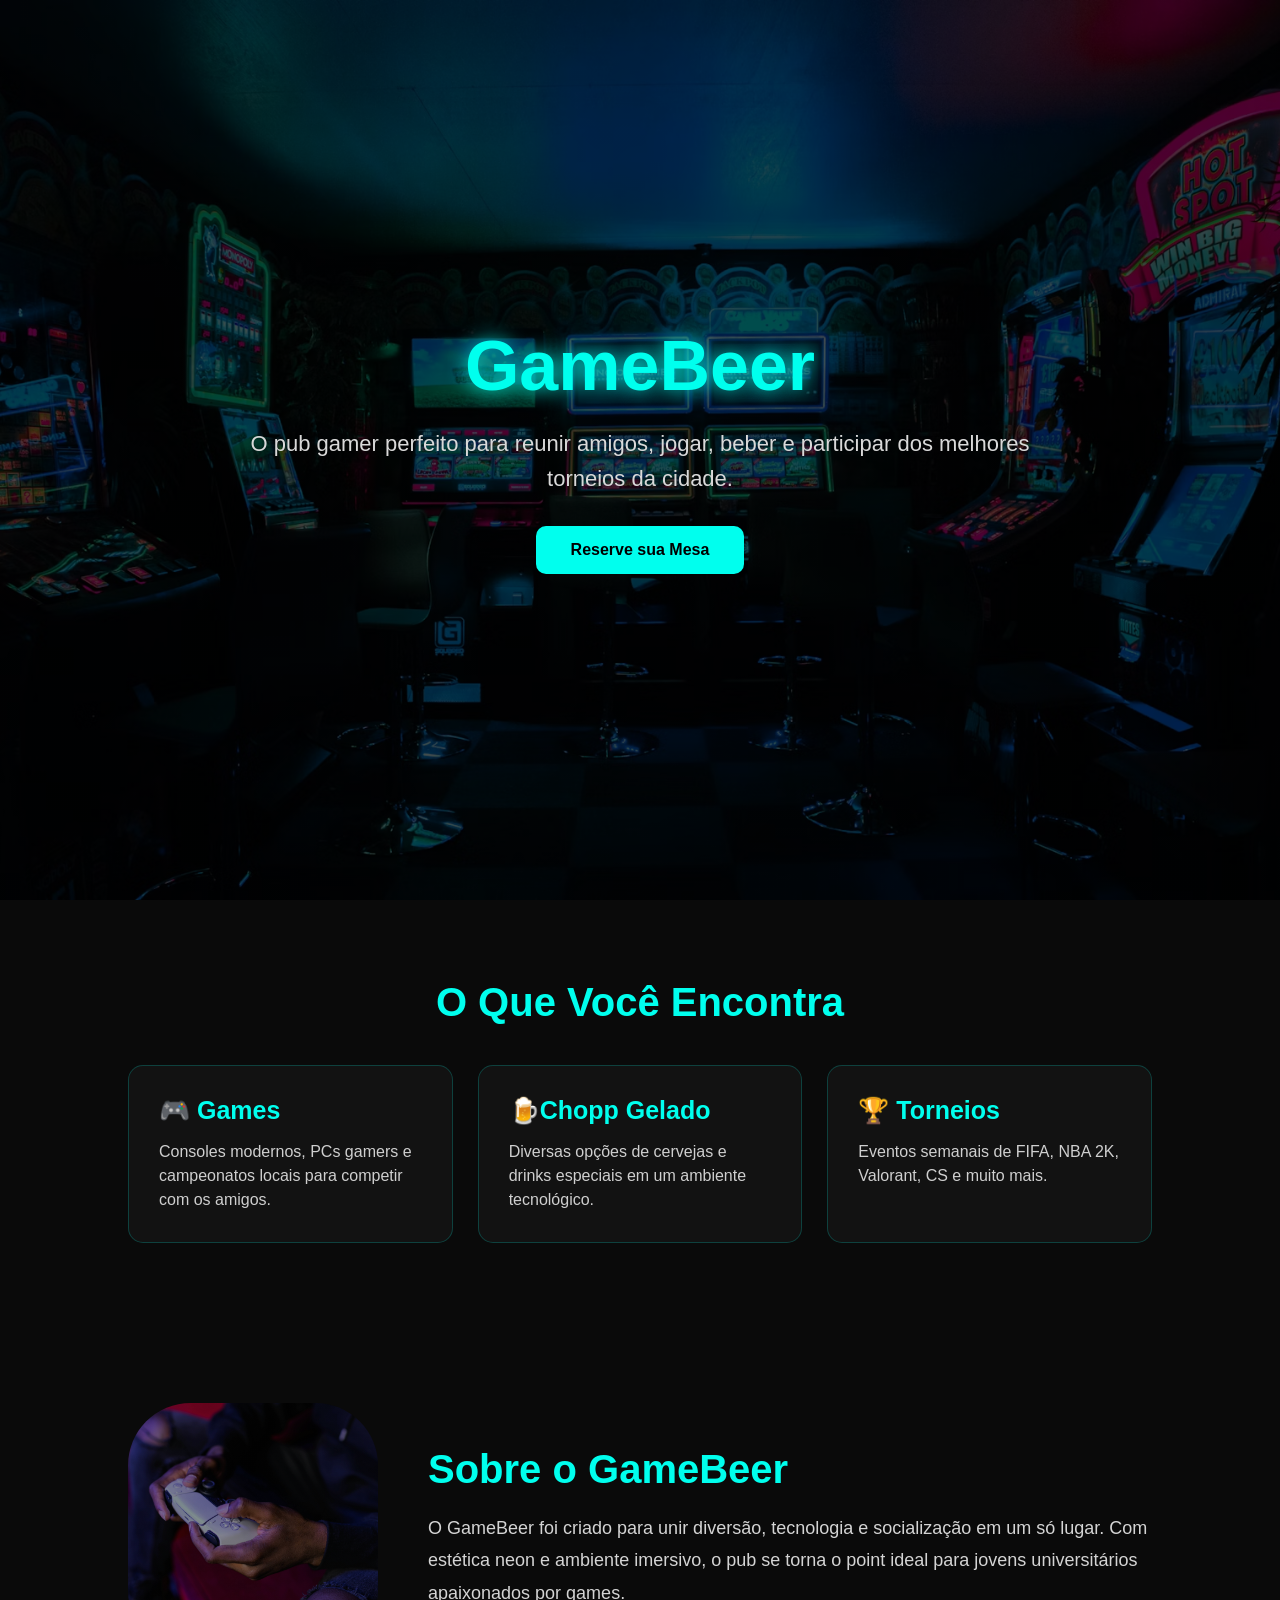
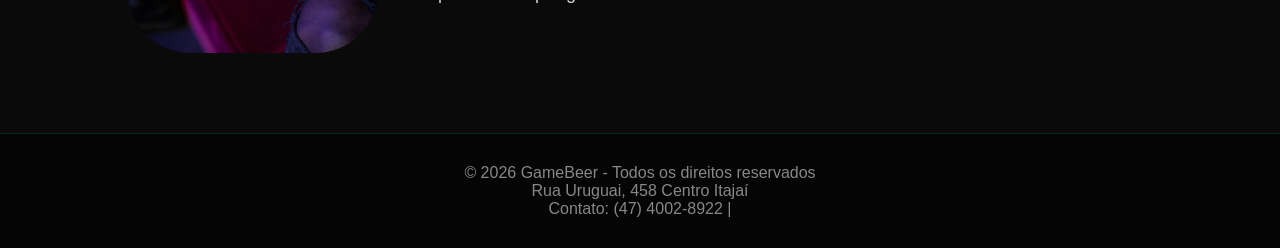
<file: web/index.html>
<!DOCTYPE html>
<html lang="pt-BR">
<head>
  <link rel="stylesheet" href="index.css">
  <meta charset="UTF-8" />
  <meta name="viewport" content="width=device-width, initial-scale=1.0"/>
  <title>GameBeer Pub Gamer</title>

</head>
<body>

  <header>
    <div class="hero">
      <h1>GameBeer</h1>

      <p>
        O pub gamer perfeito para reunir amigos, jogar,
        beber e participar dos melhores torneios da cidade.
      </p>

      <a href="reserva.html" class="btn"> Reserve sua Mesa </a>
      
    </div>
  </header>

  <section>

    <h2 class="titulo">O Que Você Encontra</h2>

    <div class="cards">

      <div class="card">
        <h3><a href="games.html">🎮 Games</a></h3>
        
        <p>
          Consoles modernos, PCs gamers e campeonatos locais
          para competir com os amigos.
        </p>
      </div>

      <div class="card">
        <h3><a href="chopp.html">🍺Chopp Gelado</a> </h3>
        <p>  
          Diversas opções de cervejas e drinks especiais
          em um ambiente tecnológico.
        </p>
      </div>

      <div class="card">
        <h3> <a href= "torneios.html">🏆 Torneios </a></h3>
        <p>
            
          Eventos semanais de FIFA, NBA 2K, Valorant,
          CS e muito mais.
        </p>
      </div>

    </div>

  </section>

  <section class="sobre">

    <div class="sobre-img"></div>

    <div class="sobre-texto">

      <h2>Sobre o GameBeer</h2>

      <p>
        O GameBeer foi criado para unir diversão,
        tecnologia e socialização em um só lugar.
        Com estética neon e ambiente imersivo,
        o pub se torna o point ideal para jovens
        universitários apaixonados por games.
      </p>

    </div>

  </section>

  <footer>
    © 2026 GameBeer - Todos os direitos reservados<br> 
   Rua Uruguai, 458  Centro  Itajaí <br>
    Contato: (47) 4002-8922 |
  </footer>

</body>
</html>
</file>
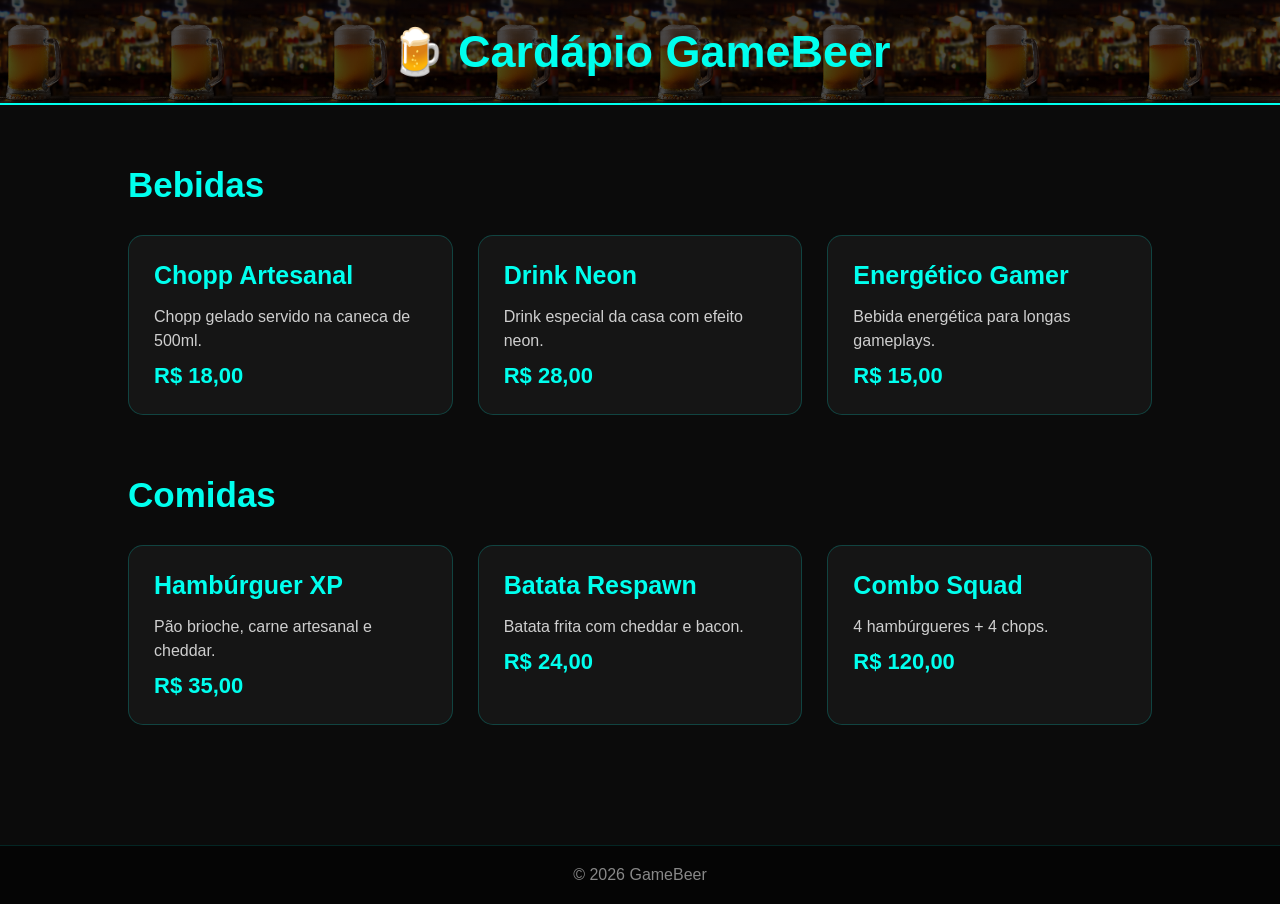
<file: web/chopp.html>
<!DOCTYPE html>
<html lang="pt-BR">
<head>
  <meta charset="UTF-8">
  <meta name="viewport" content="width=device-width, initial-scale=1.0">

  <title>Cardápio - GameBeer</title>
   <link rel = "stylesheet" href= "chopp.css"

  
</head>
<body>

  <header>
  <h1>🍺 Cardápio GameBeer</h1>   
  </header>

  <div class="container">

    <h2 class="titulo">Bebidas</h2>

    <div class="cards">

      <div class="card">
        <h3>Chopp Artesanal</h3>
        <p>Chopp gelado servido na caneca de 500ml.</p>
        <div class="preco">R$ 18,00</div>
      </div>

      <div class="card">
        <h3>Drink Neon</h3>
        <p>Drink especial da casa com efeito neon.</p>
        <div class="preco">R$ 28,00</div>
      </div>

      <div class="card">
        <h3>Energético Gamer</h3>
        <p>Bebida energética para longas gameplays.</p>
        <div class="preco">R$ 15,00</div>
      </div>

    </div>

    <h2 class="titulo">Comidas</h2>

    <div class="cards">

      <div class="card">
        <h3>Hambúrguer XP</h3>
        <p>Pão brioche, carne artesanal e cheddar.</p>
        <div class="preco">R$ 35,00</div>
      </div>

      <div class="card">
        <h3>Batata Respawn</h3>
        <p>Batata frita com cheddar e bacon.</p>
        <div class="preco">R$ 24,00</div>
      </div>

      <div class="card">
        <h3>Combo Squad</h3>
        <p>4 hambúrgueres + 4 chops.</p>
        <div class="preco">R$ 120,00</div>
      </div>

    </div>

  </div>

  <footer>
    © 2026 GameBeer
  </footer>

</body>
</html>
</file>
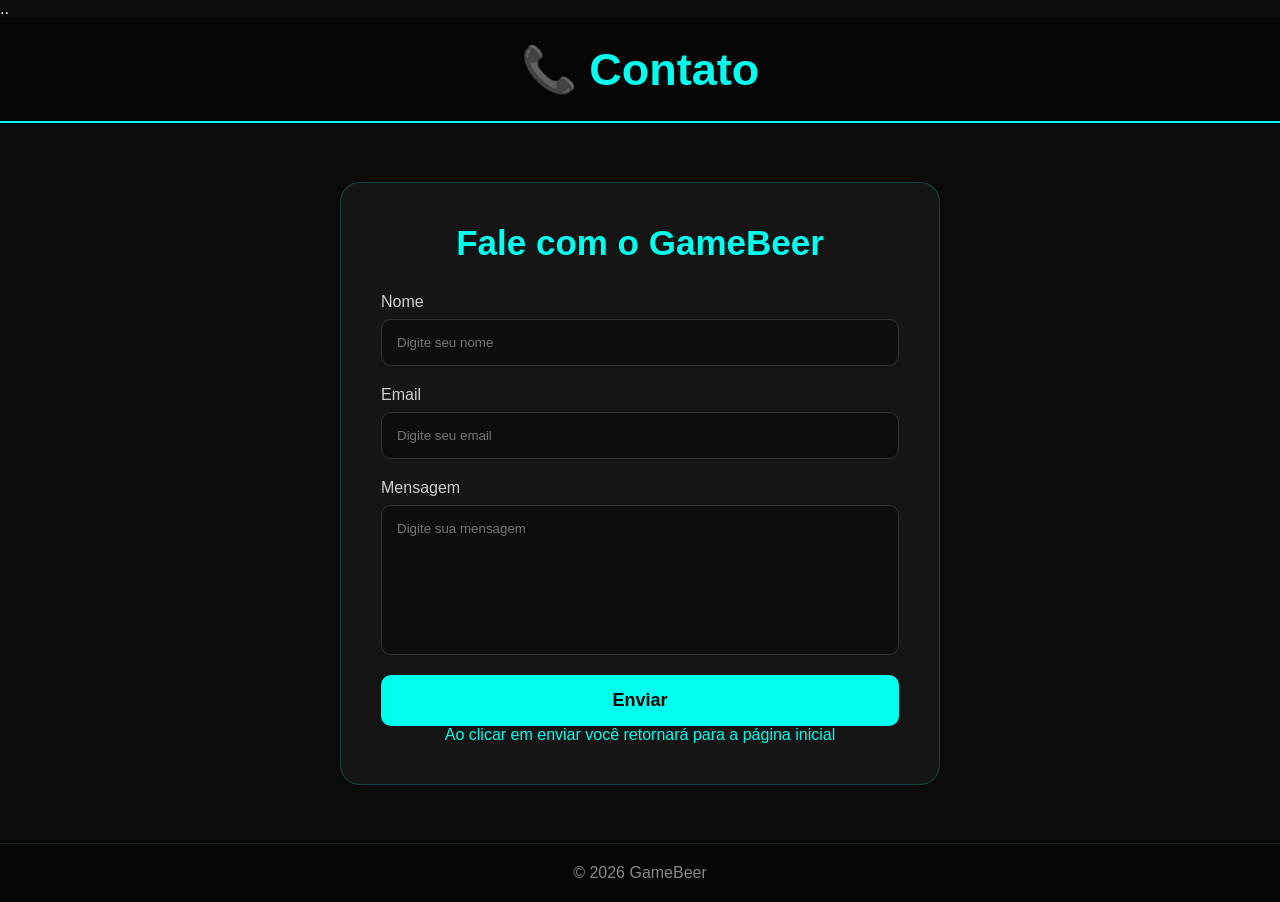
<file: web/reserva.html>
..<!DOCTYPE html>
<html lang="pt-BR">
<head>
  <meta charset="UTF-8">
  <meta name="viewport" content="width=device-width, initial-scale=1.0">

  <title>Reserva - GameBeer</title>

    <link rel = "stylesheet" href= "reserva.css"
</head>
<body>

  <header>
    <h1>📞 Contato</h1>
  </header>

  <div class="container">

    <div class="formulario">

      <h2>Fale com o GameBeer</h2>

      <form>

        <div class="campo">
          <label>Nome</label>
          <input type="text" placeholder="Digite seu nome">
        </div>

        <div class="campo">
          <label>Email</label>
          <input type="email" placeholder="Digite seu email">
        </div>

        <div class="campo">
          <label>Mensagem</label>
          <textarea placeholder="Digite sua mensagem"></textarea>
        </div>

        <a href="index.html">
          <button type="button">Enviar</button>
        </a>
        <p style="text-align: center; 
        color:#00ffee;
        text-decoration:none;
        transition:0.3s;
       " > Ao clicar em enviar você retornará para a página inicial</p>


      </form>

    </div>

  </div>

  <footer>
    © 2026 GameBeer
  </footer>

</body>
</html>
</file>
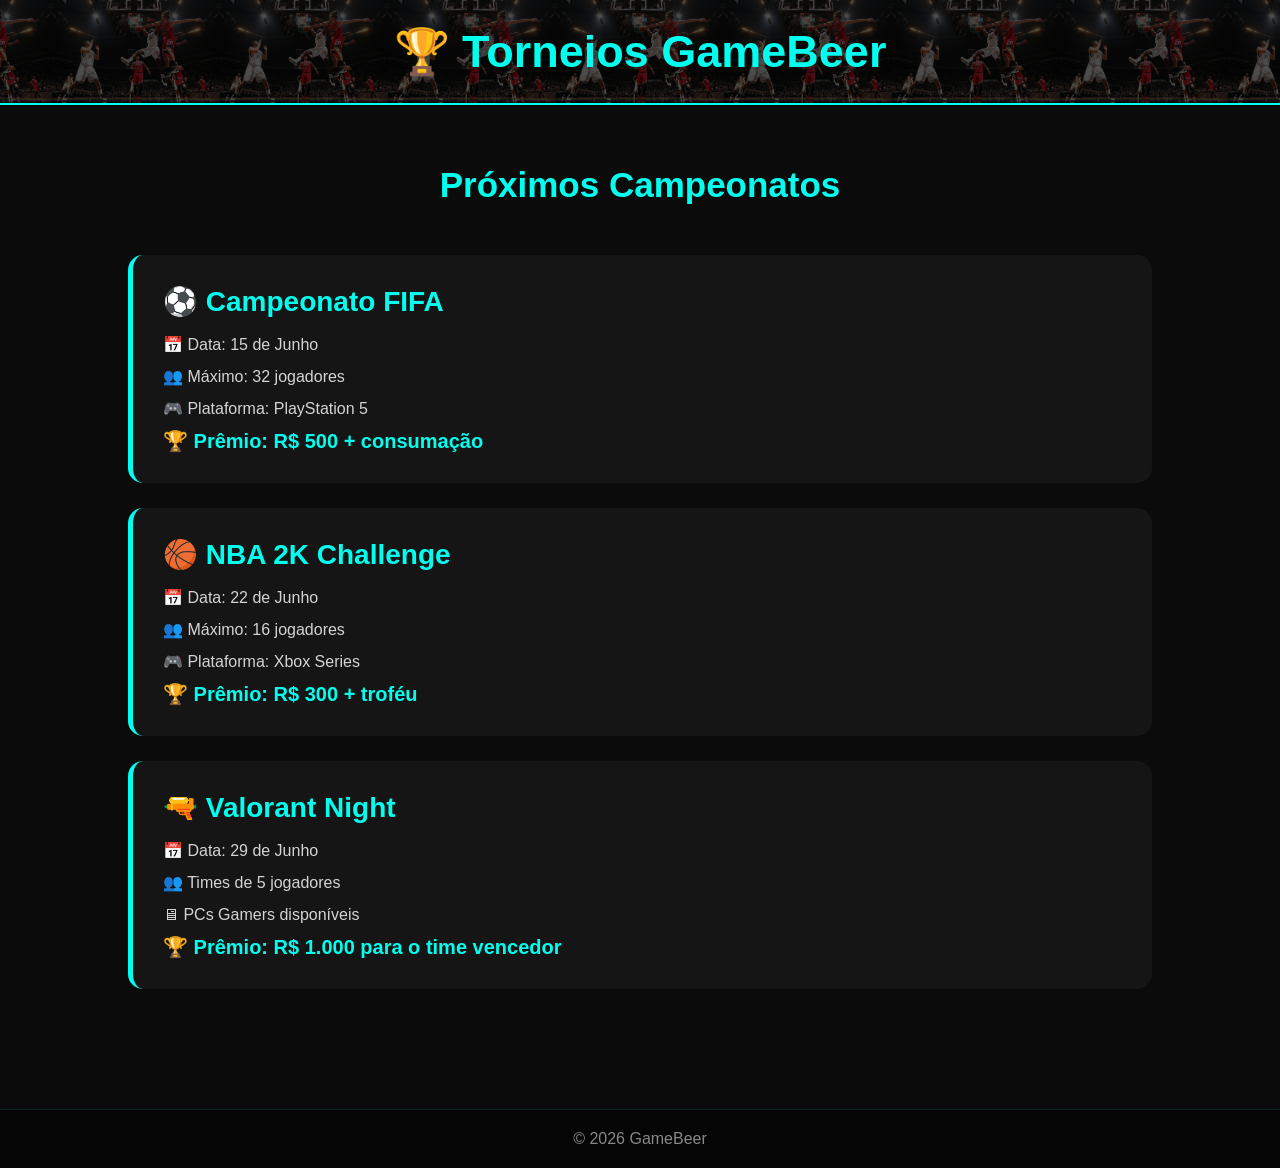
<file: web/torneios.html>
<!DOCTYPE html>
<html lang="pt-BR">
<head>
  <meta charset="UTF-8">
  <meta name="viewport" content="width=device-width, initial-scale=1.0">

  <title>Torneios - GameBeer</title>
    <link rel="stylesheet" href="torneios.css">

  

</head>
<body>

  <header>
    <h1>🏆 Torneios GameBeer</h1>
  </header>

  <div class="container">

    <h2 class="titulo">Próximos Campeonatos</h2>

    <div class="torneios">

      <div class="torneio">
        <h2>⚽ Campeonato FIFA</h2>

        <p>📅 Data: 15 de Junho</p>
        <p>👥 Máximo: 32 jogadores</p>
        <p>🎮 Plataforma: PlayStation 5</p>

        <div class="premio">
          🏆 Prêmio: R$ 500 + consumação
        </div>
      </div>

      <div class="torneio">
        <h2>🏀 NBA 2K Challenge</h2>

        <p>📅 Data: 22 de Junho</p>
        <p>👥 Máximo: 16 jogadores</p>
        <p>🎮 Plataforma: Xbox Series</p>

        <div class="premio">
          🏆 Prêmio: R$ 300 + troféu
        </div>
      </div>

      <div class="torneio">
        <h2>🔫 Valorant Night</h2>

        <p>📅 Data: 29 de Junho</p>
        <p>👥 Times de 5 jogadores</p>
        <p>🖥 PCs Gamers disponíveis</p>

        <div class="premio">
          🏆 Prêmio: R$ 1.000 para o time vencedor
        </div>
      </div>

    </div>

  </div>

  <footer>
    © 2026 GameBeer
  </footer>

</body>
</html>
</file>
<file: web/index.css>
*{
    margin:0;
    padding:0;
    box-sizing:border-box;
    font-family: Arial, Helvetica, sans-serif;
}

body{
    background:#0a0a0a;
    color:white;
}

header{
    height:100vh;
    background:
            linear-gradient(rgba(0,0,0,0.7), rgba(0,0,0,0.7)),
            url('../images/index-header.png');
    background-size:cover;
    background-position:center;

    display:flex;
    justify-content:center;
    align-items:center;
    text-align:center;
    padding:20px;
}

.hero{
    max-width:800px;
}

.hero h1{
    font-size:70px;
    color:#00ffee;
    text-shadow:0 0 20px #00ffee;
    margin-bottom:20px;
}

.hero p{
    font-size:22px;
    color:#d9d9d9;
    margin-bottom:30px;
    line-height:1.6;
}

.btn{
    display:inline-block;
    padding:15px 35px;
    background:#00ffee;
    color:black;
    text-decoration:none;
    border-radius:10px;
    font-weight:bold;
    transition:0.3s;
}

.btn:hover{
    background:#00bfa6;
    transform:scale(1.05);
}

section{
    padding:80px 10%;
}

.titulo{
    font-size:40px;
    color:#00ffee;
    margin-bottom:40px;
    text-align:center;
}

.cards{
    display:grid;
    grid-template-columns:repeat(auto-fit, minmax(250px,1fr));
    gap:25px;
}

.card{
    background:#121212;
    padding:30px;
    border-radius:15px;
    border:1px solid #00ffee33;
    transition:0.3s;
}

.card:hover{
    transform:translateY(-10px);
    box-shadow:0 0 20px #00ffee55;
}

.card h3{
    color:#00ffee;
    margin-bottom:15px;
    font-size:25px;

    a{

        color:#00ffee;
        text-decoration:none;
        transition:0.3s;

    }
}

.card p{
    color:#cfcfcf;
    line-height:1.5;
}

.sobre{
    display:flex;
    align-items:center;
    gap:50px;
    flex-wrap:wrap;
}

.sobre-img{
    background: linear-gradient(rgba(0,0,0,0.4), rgba(0,0,0,0.4)),
    url("../images/sobre-img1.jpg"), url("../images/sobre-img2.jpg");
    width: 250px; height: 250px;
    background-size: cover; background-position: center; max-width:500px;
    border-radius: 25%;
}

.sobre-texto{ flex:1; }

.sobre-texto h2{
    color:#00ffee;
    margin-bottom:20px;
    font-size:40px;
}

.sobre-texto p{
    color:#d4d4d4;
    line-height:1.8;
    font-size:18px;
}

footer{
    background:#050505;
    padding:30px;
    text-align:center;
    color:#888;
    border-top:1px solid #00ffee22;
}

@media(max-width:768px){

    .hero h1{
        font-size:45px;
    }

    .hero p{
        font-size:18px;
    }

    .titulo{
        font-size:32px;
    }

}
</file>
<file: web/chopp.css>
*{
    margin:0;
    padding:0;
    box-sizing:border-box;
    font-family:Arial, Helvetica, sans-serif;
}

body{
    background:#0b0b0b;
    color:white;
}

header{
    background:#050505;
    padding:25px;
    text-align:center;
    border-bottom:2px solid #00ffee;
    background: linear-gradient(rgba(0,0,0,0.7), rgba(0,0,0,0.7)),
    url("../images/chopp-header1.png"), url("../images/geral-banner2.png");
    background-size: contain; background-position: center;
}

header h1{
    color:#00ffee;
    font-size:45px;
}

.container{
    padding:60px 10%;
}

.titulo{
    color:#00ffee;
    font-size:35px;
    margin-bottom:30px;
}

.cards{
    display:grid;
    grid-template-columns:repeat(auto-fit,minmax(250px,1fr));
    gap:25px;
    margin-bottom:60px;
}

.card{
    background:#151515;
    padding:25px;
    border-radius:15px;
    border:1px solid #00ffee33;
    transition:0.3s;
}

.card:hover{
    transform:translateY(-8px);
    box-shadow:0 0 20px #00ffee44;
}

.card h3{
    color:#00ffee;
    margin-bottom:15px;
    font-size:25px;
}

.card p{
    color:#cfcfcf;
    margin-bottom:10px;
    line-height:1.5;
}

.preco{
    font-size:22px;
    font-weight:bold;
    color:#00ffee;
}

footer{
    background:#050505;
    text-align:center;
    padding:20px;
    color:#888;
    border-top:1px solid #00ffee22;
}
</file>
<file: web/reserva.css>
*{
      margin:0;
      padding:0;
      box-sizing:border-box;
      font-family:Arial, Helvetica, sans-serif; 
    }

    body{
      background:#0a0a0a;
      color:white;
    }

    header{
      background:#050505;
      padding:25px;
      text-align:center;
      border-bottom:2px solid #00ffee;
    }

    header h1{
      color:#00ffee;
      font-size:45px;
    }

    .container{
      min-height:80vh;
      display:flex;
      justify-content:center;
      align-items:center;
      padding:40px;
    }

    .formulario{
      width:100%;
      max-width:600px;
      background:#151515;
      padding:40px;
      border-radius:20px;
      border:1px solid #00ffee33;
    }

    .formulario h2{
      text-align:center;
      margin-bottom:30px;
      color:#00ffee;
      font-size:35px;
    }

    .campo{
      margin-bottom:20px;
    }

    .campo label{
      display:block;
      margin-bottom:8px;
      color:#cfcfcf;
    }

    .campo input,
    .campo textarea{
      width:100%;
      padding:15px;
      border:none;
      border-radius:10px;
      background:#0d0d0d;
      color:white;
      outline:none;
      border:1px solid #333;
    }

    .campo textarea{
      resize:none;
      height:150px;
    }

    button{
      width:100%;
      padding:15px;
      border:none;
      border-radius:10px;
      background:#00ffee;
      color:black;
      font-size:18px;
      font-weight:bold;
      cursor:pointer;
      transition:0.3s;
    }

    button:hover{
      background:#00cdb6;
      transform:scale(1.02);
    }

    footer{
      background:#050505;
      text-align:center;
      padding:20px;
      color:#888;
      border-top:1px solid #00ffee22;
    }
</file>
<file: web/torneios.css>
*{
    margin:0;
    padding:0;
    box-sizing:border-box;
    font-family:Arial, Helvetica, sans-serif;
}

body{
    background:#0b0b0b;
    color:white;
}

header{
    background:#050505;
    padding:25px;
    text-align:center;
    border-bottom:2px solid #00ffee;

    background: linear-gradient(rgba(0,0,0,0.7), rgba(0,0,0,0.7)),
    url("../images/torneios-header1.png"), url("../images/geral-banner2.png");
    background-size: contain; background-position: center;

}

header h1{
    color:#00ffee;
    font-size:45px;
}

.container{
    padding:60px 10%;
}

.titulo{
    text-align:center;
    color:#00ffee;
    font-size:35px;
    margin-bottom:50px;
}

.torneios{
    display:flex;
    flex-direction:column;
    gap:25px;
}

.torneio{
    background:#151515;
    padding:30px;
    border-radius:15px;
    border-left:5px solid #00ffee;
    transition:0.3s;
}

.torneio:hover{
    transform:translateX(10px);
    box-shadow:0 0 20px #00ffee33;
}

.torneio h2{
    color:#00ffee;
    margin-bottom:15px;
    font-size:28px;
}

.torneio p{
    color:#d4d4d4;
    margin-bottom:8px;
    line-height:1.5;
}

.premio{
    color:#00ffee;
    font-weight:bold;
    font-size:20px;
}

footer{
    background:#050505;
    text-align:center;
    padding:20px;
    color:#888;
    border-top:1px solid #00ffee22;
    margin-top:60px;
}
</file>
